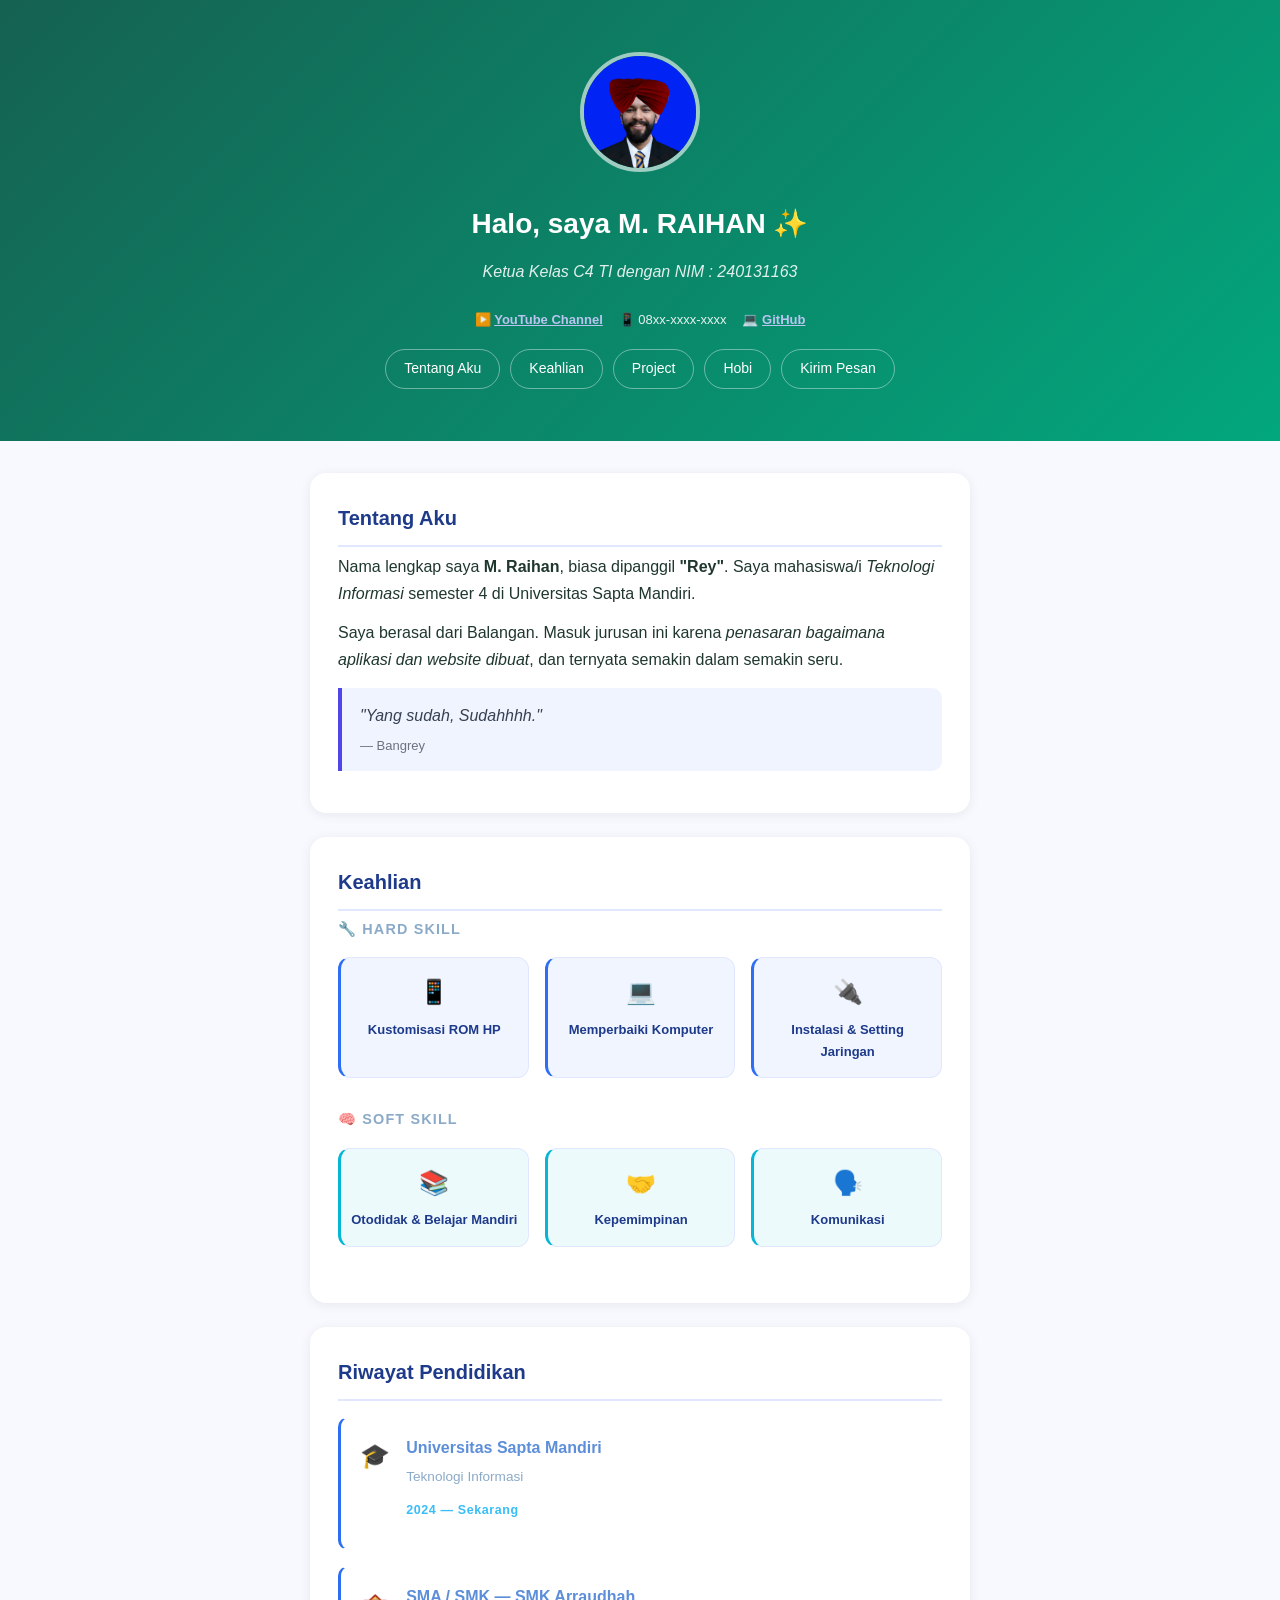
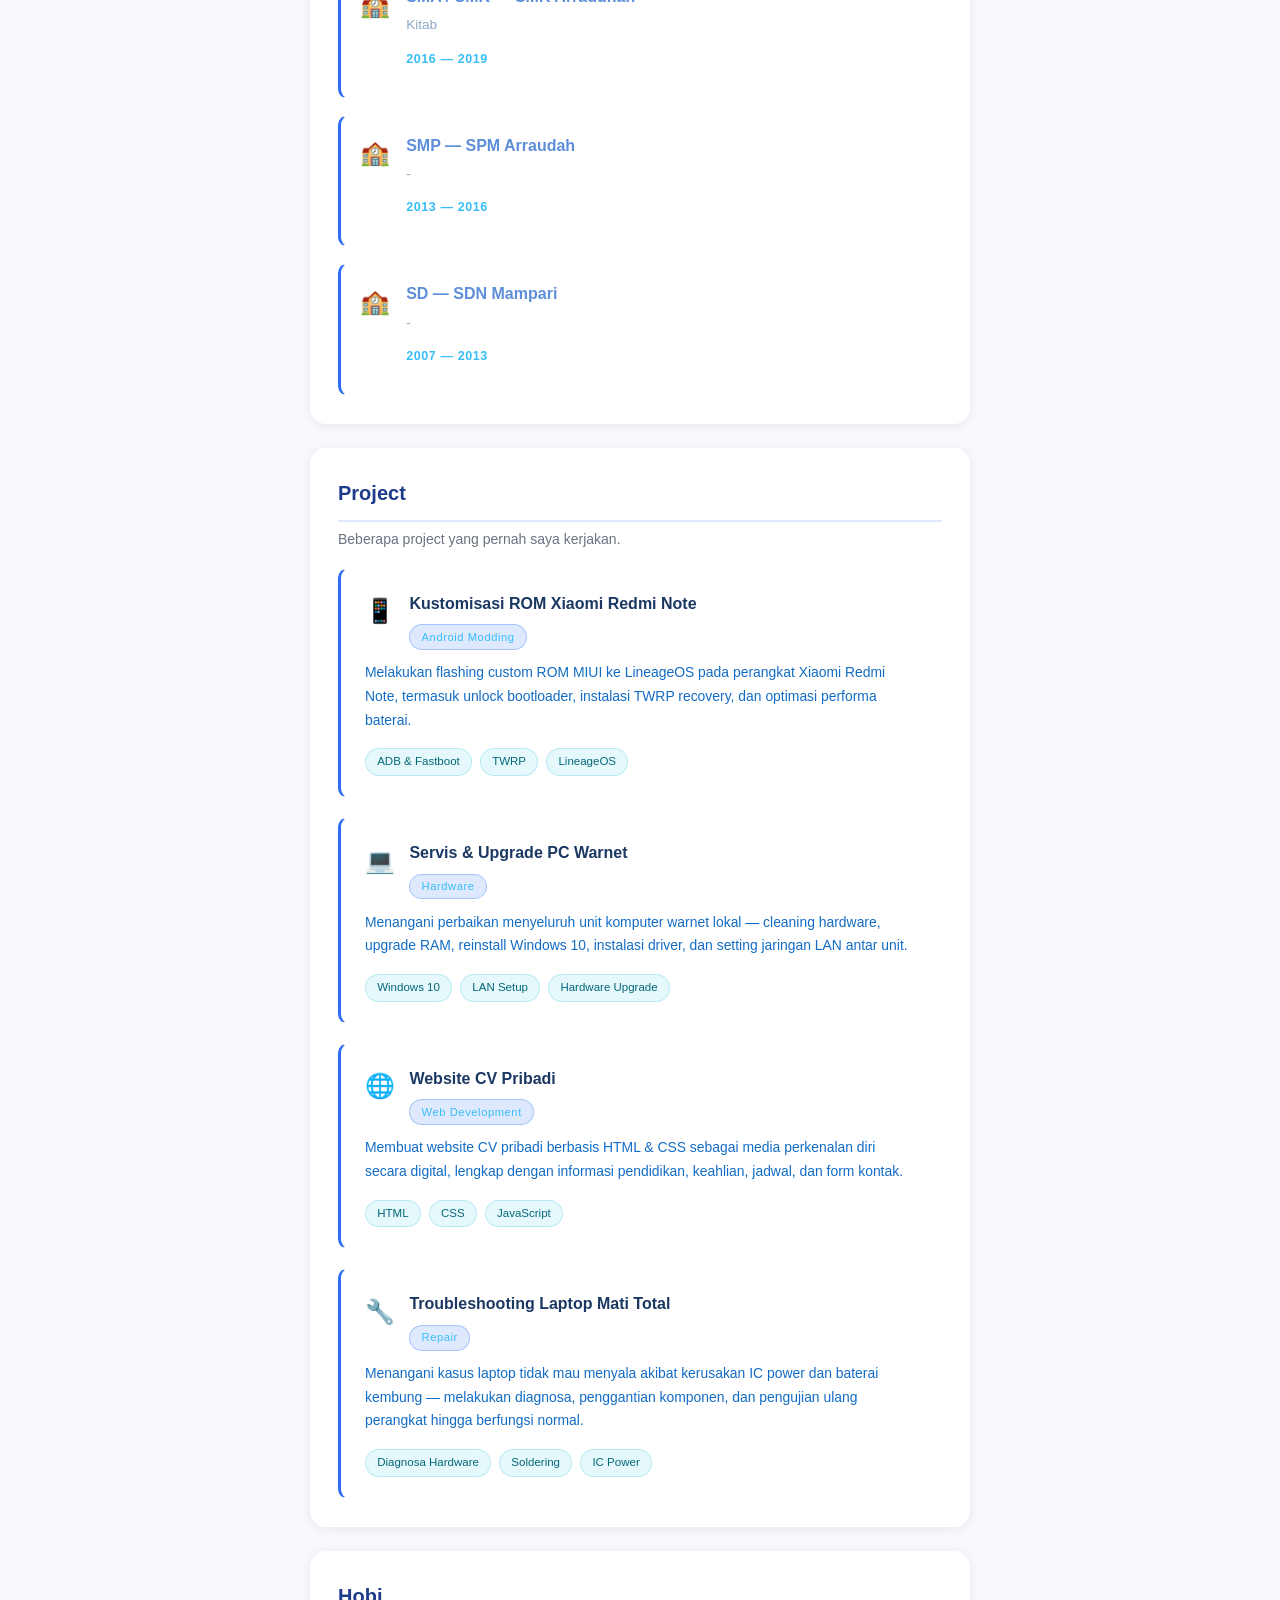
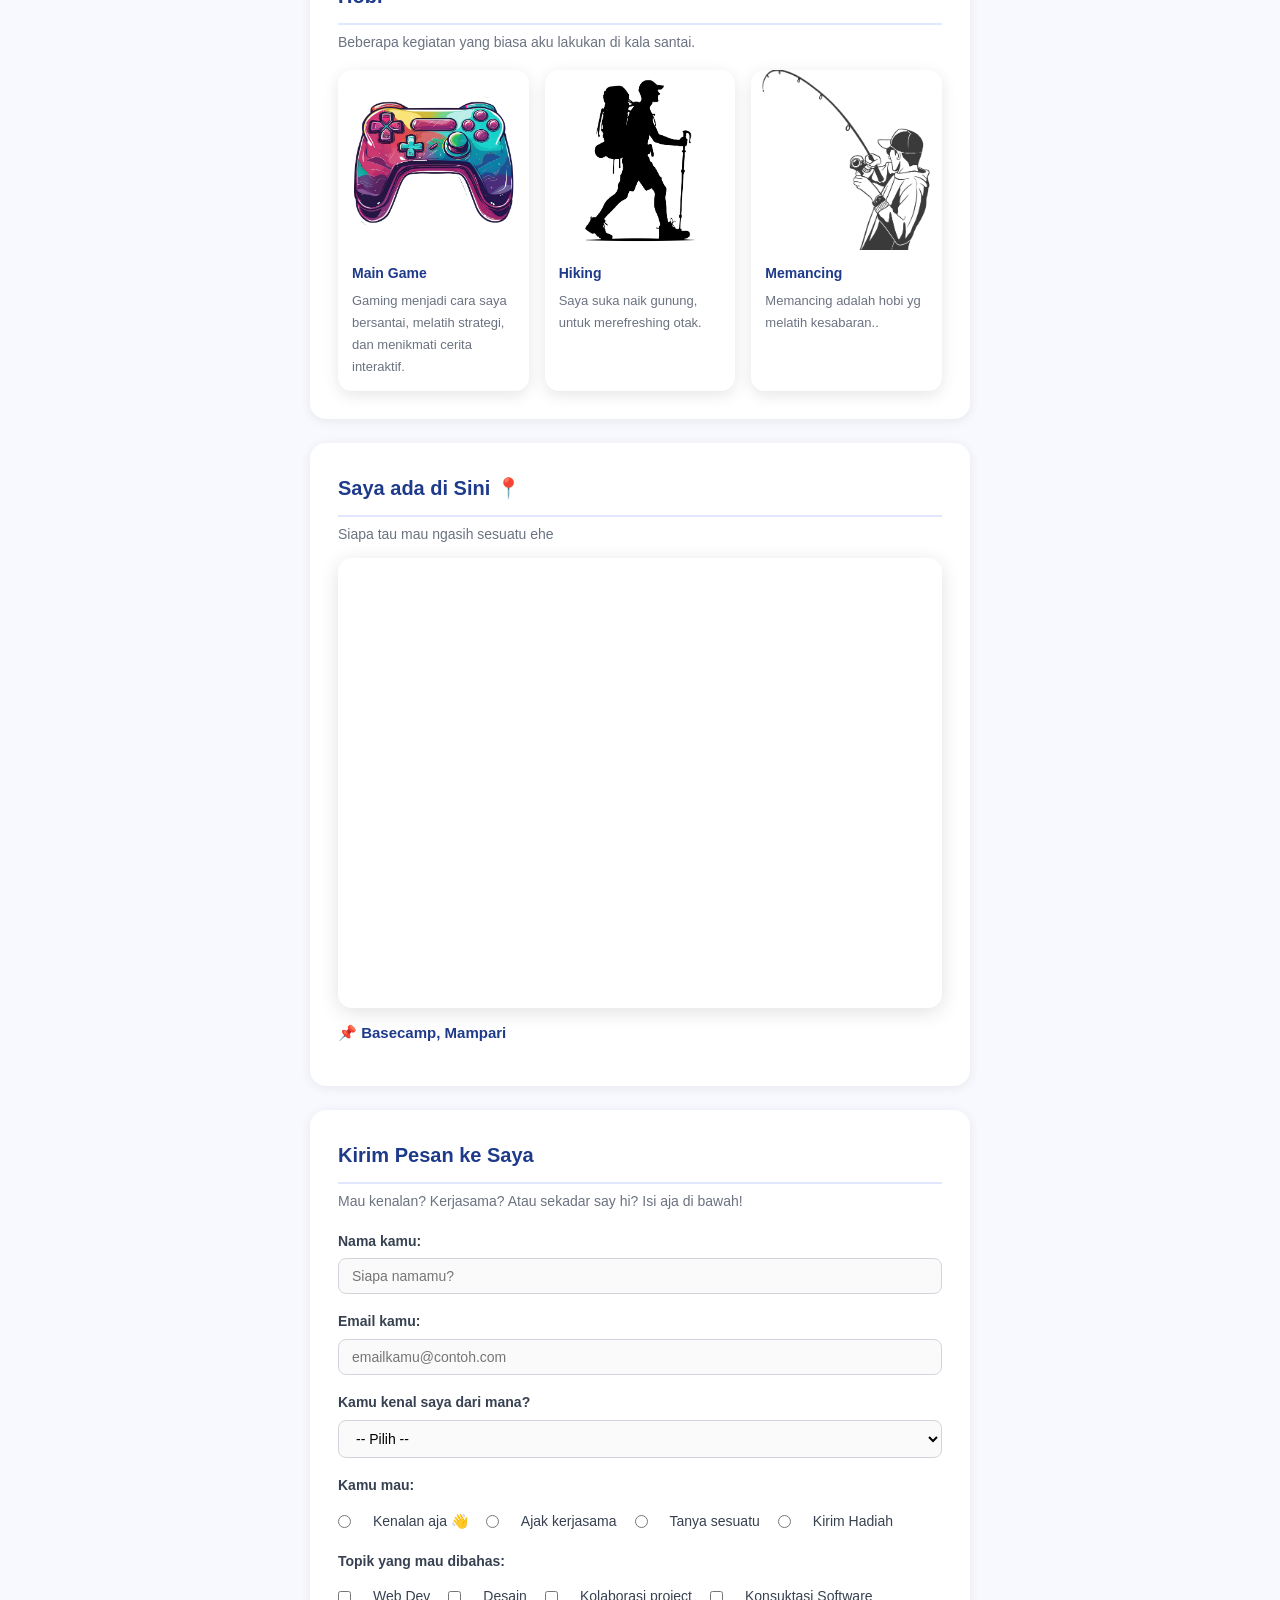
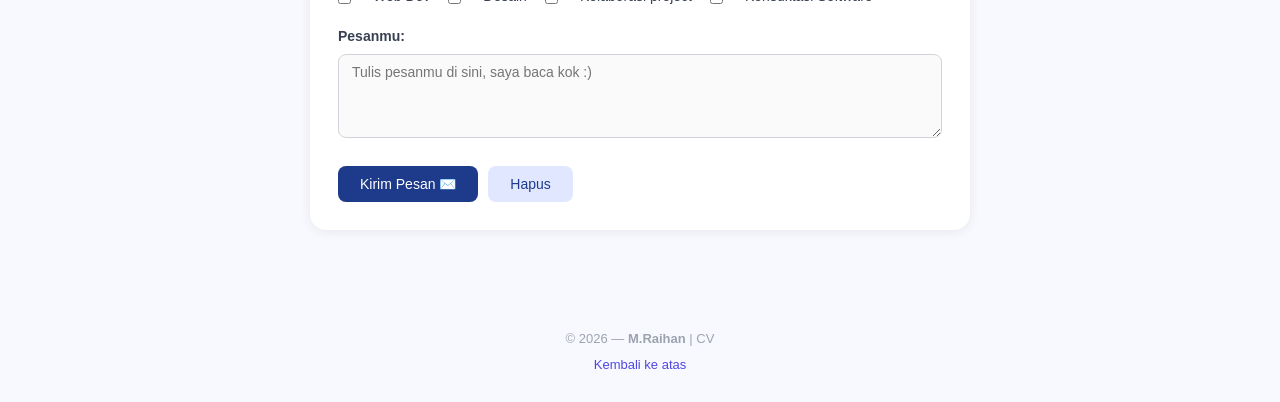
<file: index.html>
<!DOCTYPE html>
<html lang="id">
<head>
  <meta charset="UTF-8">
  <meta name="viewport" content="width=device-width, initial-scale=1.0">
  <title>CV M.RAIHAN</title>
  <link rel="stylesheet" href="style.css">
</head>
<body>

  <!-- =====================
       POPUP NOTIFIKASI
       Tersembunyi dulu, muncul setelah form dikirim
       ===================== -->
  <div id="popup" class="popup-overlay">
    <div class="popup-box">
      <div class="popup-ikon">✉️</div>
      <h3>Pesan Terkirim!</h3>
      <p>Makasih sudah menghubungi saya.<br>Nanti saya balas ya!</p>
      <button onclick="tutupPopup()">Oke, siap!</button>
    </div>
  </div>


  <!-- =====================
       HERO — Kesan pertama
       ===================== -->
  <header class="hero">
    <div class="hero-inner">

      <!-- Ganti dengan foto kamu: src="img/PP.png" -->
      <img
        src="img/gue.jpg"
        alt="Foto Profil"
        class="foto-hero">

      <h1>Halo, saya <span>M. RAIHAN</span> ✨</h1>

      <!--
        Tagline = satu kalimat yang menggambarkan kamu.
        Contoh: "Mahasiswi yang suka kopi, kucing, dan kode."
                "Introvert yang ekspresif lewat desain."
                "Pemuda desa yang mau bikin website keren."
      -->
      <p class="tagline">Ketua Kelas C4 TI dengan NIM : 240131163</p>

      <div class="kontak-cepat">
        <span>▶️ <a href="https://youtube.com/@bangrey_014?si=ZgmspmTHBQAr8A77" target="_blank">YouTube Channel</a></span>
        <span>📱 08xx-xxxx-xxxx</span>
        <span>💻 <a href="https://github.com/bangrey-14" target="_blank">GitHub</a></span>
      </div>

      <nav class="hero-nav">
        <a href="#tentang">Tentang Aku</a>
        <a href="#skills">Keahlian</a>
        <a href="#project">Project</a>
        <a href="#hobi">Hobi</a>
        <a href="#pesan">Kirim Pesan</a>
      </nav>
    </div>
  </header>


  <main class="konten">

    <!-- =====================
         TENTANG AKU
         ===================== -->
    <section class="kartu" id="tentang">
      <h2>Tentang Aku</h2>

      <p>
        Nama lengkap saya <strong>M. Raihan</strong>, biasa dipanggil
        <strong>"Rey"</strong>. Saya mahasiswa/i
        <em>Teknologi Informasi</em> semester 4 di Universitas Sapta Mandiri.
      </p>

      <p>
        Saya berasal dari Balangan. Masuk jurusan ini karena
        <em>penasaran bagaimana aplikasi dan website dibuat</em>, dan ternyata
        semakin dalam semakin seru.
      </p>

      <blockquote>
        "Yang sudah, Sudahhhh."
        <cite>— Bangrey</cite>
      </blockquote>

    </section>


    <!-- =====================
     KEAHLIAN
     ===================== -->
<section class="kartu" id="skills">
  <h2>Keahlian</h2>

  <div class="skill-kategori">
    <h3 class="skill-label">🔧 Hard Skill</h3>
    <div class="galeri-grid">
      <div class="skill-card hard">
        <span class="skill-ikon">📱</span>
        <p>Kustomisasi ROM HP</p>
      </div>
      <div class="skill-card hard">
        <span class="skill-ikon">💻</span>
        <p>Memperbaiki Komputer</p>
      </div>
      <div class="skill-card hard">
        <span class="skill-ikon">🔌</span>
        <p>Instalasi & Setting Jaringan</p>
      </div>
    </div>
  </div>

  <div class="skill-kategori">
    <h3 class="skill-label">🧠 Soft Skill</h3>
    <div class="galeri-grid">
      <div class="skill-card soft">
        <span class="skill-ikon">📚</span>
        <p>Otodidak & Belajar Mandiri</p>
      </div>
      <div class="skill-card soft">
        <span class="skill-ikon">🤝</span>
        <p>Kepemimpinan</p>
      </div>
      <div class="skill-card soft">
        <span class="skill-ikon">🗣️</span>
        <p>Komunikasi</p>
      </div>
    </div>
  </div>

</section>

    <!-- =====================
     RIWAYAT PENDIDIKAN
     ===================== -->
<section class="kartu" id="pendidikan">
  <h2>Riwayat Pendidikan</h2>

  <div class="edu-list">

    <div class="edu-item">
      <div class="edu-icon">🎓</div>
      <div class="edu-detail">
        <h3>Universitas Sapta Mandiri</h3>
        <p class="edu-jurusan">Teknologi Informasi</p>
        <p class="edu-tahun">2024 — Sekarang</p>
      </div>
    </div>

    <div class="edu-item">
      <div class="edu-icon">🏫</div>
      <div class="edu-detail">
        <h3>SMA / SMK — SMK Arraudhah</h3>
        <p class="edu-jurusan">Kitab</p>
        <p class="edu-tahun">2016 — 2019</p>
      </div>
    </div>

    <div class="edu-item">
      <div class="edu-icon">🏫</div>
      <div class="edu-detail">
        <h3>SMP — SPM Arraudah</h3>
        <p class="edu-jurusan">-</p>
        <p class="edu-tahun">2013 — 2016</p>
      </div>
    </div>

    <div class="edu-item">
      <div class="edu-icon">🏫</div>
      <div class="edu-detail">
        <h3>SD — SDN Mampari</h3>
        <p class="edu-jurusan">-</p>
        <p class="edu-tahun">2007 — 2013</p>
      </div>
    </div>

  </div>
</section>
    <!-- =====================
         JADWAL HARIAN
         (Table — colspan + rowspan)
         ===================== -->
    <!-- =====================
     PROJECT / PORTOFOLIO
     ===================== -->
<section class="kartu" id="project">
  <h2>Project</h2>
  <p class="sub">Beberapa project yang pernah saya kerjakan.</p>

  <div class="project-list">

    <div class="project-item">
      <div class="project-header">
        <span class="project-ikon">📱</span>
        <div>
          <h3>Kustomisasi ROM Xiaomi Redmi Note</h3>
          <span class="project-tag">Android Modding</span>
        </div>
      </div>
      <p>Melakukan flashing custom ROM MIUI ke LineageOS pada perangkat Xiaomi Redmi Note, termasuk unlock bootloader, instalasi TWRP recovery, dan optimasi performa baterai.</p>
      <div class="project-tech">
        <span>ADB & Fastboot</span>
        <span>TWRP</span>
        <span>LineageOS</span>
      </div>
    </div>

    <div class="project-item">
      <div class="project-header">
        <span class="project-ikon">💻</span>
        <div>
          <h3>Servis & Upgrade PC Warnet</h3>
          <span class="project-tag">Hardware</span>
        </div>
      </div>
      <p>Menangani perbaikan menyeluruh unit komputer warnet lokal — cleaning hardware, upgrade RAM, reinstall Windows 10, instalasi driver, dan setting jaringan LAN antar unit.</p>
      <div class="project-tech">
        <span>Windows 10</span>
        <span>LAN Setup</span>
        <span>Hardware Upgrade</span>
      </div>
    </div>

    <div class="project-item">
      <div class="project-header">
        <span class="project-ikon">🌐</span>
        <div>
          <h3>Website CV Pribadi</h3>
          <span class="project-tag">Web Development</span>
        </div>
      </div>
      <p>Membuat website CV pribadi berbasis HTML & CSS sebagai media perkenalan diri secara digital, lengkap dengan informasi pendidikan, keahlian, jadwal, dan form kontak.</p>
      <div class="project-tech">
        <span>HTML</span>
        <span>CSS</span>
        <span>JavaScript</span>
      </div>
    </div>

    <div class="project-item">
      <div class="project-header">
        <span class="project-ikon">🔧</span>
        <div>
          <h3>Troubleshooting Laptop Mati Total</h3>
          <span class="project-tag">Repair</span>
        </div>
      </div>
      <p>Menangani kasus laptop tidak mau menyala akibat kerusakan IC power dan baterai kembung — melakukan diagnosa, penggantian komponen, dan pengujian ulang perangkat hingga berfungsi normal.</p>
      <div class="project-tech">
        <span>Diagnosa Hardware</span>
        <span>Soldering</span>
        <span>IC Power</span>
      </div>
    </div>

  </div>
</section>

    <!-- =====================
         HOBI FAVORIT
         (CSS Grid — P6)
         ===================== -->
    <section class="kartu" id="hobi">
      <h2>Hobi</h2>
      <p class="sub">Beberapa kegiatan yang biasa aku lakukan di kala santai.</p>

      <div class="galeri-grid">

        <div class="galeri-card">
          <!--
            Cara ganti gambar hobi:
            Simpan gambar di folder img/, lalu ganti src-nya.
            Contoh: src="img/hobi_musik.jpg"
          -->
          <img
            src="img/maingame.png"
            alt="Hobi gaming">
          <div class="galeri-caption">
            <h3>Main Game</h3>
            <p>Gaming menjadi cara saya bersantai, melatih strategi, dan menikmati cerita interaktif.</p>
          </div>
        </div>

        <div class="galeri-card">
          <img
            src="img/hiking.png"
            alt="Hobi watching">
          <div class="galeri-caption">
            <h3>Hiking</h3>
            <p>Saya suka naik gunung, untuk merefreshing otak.</p>
          </div>
        </div>

        <div class="galeri-card">
          <img
            src="img/mancing.png"
            alt="Hobi reading">
          <div class="galeri-caption">
            <h3>Memancing</h3>
            <p>Memancing adalah hobi yg melatih kesabaran..</p>
          </div>
        </div>

      </div>
    </section>


    <!-- =====================
         LOKASI / GOOGLE MAPS
         ===================== -->
    <section class="kartu" id="lokasi">
      <h2>Saya ada di Sini 📍</h2>
      <p class="sub">Siapa tau mau ngasih sesuatu ehe</p>

      <!--
        CARA GANTI PETA:
        1. Buka Google Maps di browser
        2. Cari nama kota / daerah tempat tinggal kamu
        3. Klik "Share" (ikon bagikan)
        4. Pilih tab "Embed a map"
        5. Klik "COPY HTML"
        6. Ganti seluruh tag <iframe ...></iframe> di bawah ini
           dengan hasil copy-an kamu tadi
        
        CATATAN: Kalau tidak mau share lokasi spesifik, cukup
        cari nama kota aja — tidak perlu sampai alamat rumah!
      -->
      <div class="map-wrapper">
        <iframe src="https://www.google.com/maps/embed?pb=!1m17!1m12!1m3!1d3986.3875520462925!2d115.41090357501592!3d-2.376226797603135!2m3!1f0!2f0!3f0!3m2!1i1024!2i768!4f13.1!3m2!1m1!2s!5e0!3m2!1sid!2sid!4v1780113761978!5m2!1sid!2sid" width="600" height="450" style="border:0;" allowfullscreen="" loading="lazy" referrerpolicy="no-referrer-when-downgrade"></iframe>
      </div>

      <p class="lokasi-nama">📌 Basecamp, Mampari</p>
      <!-- Ganti teks di atas dengan nama kota kamu -->
    </section>



    <!-- =====================
         FORM — Kirim Pesan
         ===================== -->
    <section class="kartu" id="pesan">
      <h2>Kirim Pesan ke Saya</h2>
      <p class="sub">Mau kenalan? Kerjasama? Atau sekadar say hi? Isi aja di bawah!</p>

      <!-- onsubmit="..." → jalankan fungsi JS saat tombol Kirim diklik -->
      <form action="#" method="post" onsubmit="kirimPesan(event)">

        <label for="nama">Nama kamu:</label>
        <input type="text" id="nama" name="nama"
               placeholder="Siapa namamu?" required>

        <label for="email">Email kamu:</label>
        <input type="email" id="email" name="email"
               placeholder="emailkamu@contoh.com" required>

        <label for="kenal">Kamu kenal saya dari mana?</label>
        <select id="kenal" name="kenal">
          <option value="">-- Pilih --</option>
          <option value="kampus">Teman kampus</option>
          <option value="medsos">Media sosial</option>
          <option value="github">GitHub</option>
          <option value="lain">Lainnya</option>
        </select>

        <p class="label-group">Kamu mau:</p>
        <div class="input-group">
          <input type="radio" id="kenalan" name="tujuan" value="kenalan">
          <label for="kenalan">Kenalan aja 👋</label>
          <input type="radio" id="kerjasama" name="tujuan" value="kerjasama">
          <label for="kerjasama">Ajak kerjasama</label>
          <input type="radio" id="tanya" name="tujuan" value="tanya">
          <label for="tanya">Tanya sesuatu</label>
          <input type="radio" id="Kirim hadiah" name="tujuan" value="kirim hadiah">
          <label for="tanya">Kirim Hadiah</label>
        </div>

        <p class="label-group">Topik yang mau dibahas:</p>
        <div class="input-group">
          <input type="checkbox" id="web" name="topik" value="web">
          <label for="web">Web Dev</label>
          <input type="checkbox" id="desain" name="topik" value="desain">
          <label for="desain">Desain</label>
          <input type="checkbox" id="kolaborasi" name="topik" value="kolaborasi">
          <label for="kolaborasi">Kolaborasi project</label>
          <input type="checkbox" id="konsultasi" name="topik" value="konsultasi servis hp & komputer">
          <label for="kolaborasi">Konsuktasi Software</label>
        </div>

        <label for="pesan-isi">Pesanmu:</label>
        <textarea id="pesan-isi" name="pesan" rows="4"
                  placeholder="Tulis pesanmu di sini, saya baca kok :)"></textarea>

        <div class="tombol-area">
          <input type="submit" value="Kirim Pesan ✉️">
          <input type="reset" value="Hapus">
        </div>

      </form>
    </section>

  </main>


  <footer class="footer">
    <p>© 2026 — <strong>M.Raihan</strong> | CV</p>
    <p><a href="#">Kembali ke atas</a></p>
  </footer>



  <!-- =====================
       JAVASCRIPT
       Dua fungsi sederhana:
       kirimPesan() → tampilkan popup
       tutupPopup() → sembunyikan popup
       ===================== -->
  <script>
    function kirimPesan(event) {
      event.preventDefault();       // cegah halaman reload
      document.getElementById('popup').classList.add('aktif');
      event.target.reset();         // kosongkan form setelah kirim
    }

    function tutupPopup() {
      document.getElementById('popup').classList.remove('aktif');
    }

    // Klik di luar popup juga menutupnya
    document.getElementById('popup').addEventListener('click', function(e) {
      if (e.target === this) tutupPopup();
    });
  </script>

</body>
</html>
</file>
<file: style.css>
/* ================================
   style.css — Portfolio Pribadi
   UTS Pemrograman Web

   TIPS KUSTOMISASI:
   Ganti warna aksen kamu di sini ↓
   Warna biru   : #1e3a8a  #4f46e5
   Warna hijau  : #065f46  #059669
   Warna merah  : #7f1d1d  #dc2626
   Warna ungu   : #4c1d95  #7c3aed
   ================================ */

* {
  margin: 0;
  padding: 0;
  box-sizing: border-box;
}

body {
  font-family: Arial, sans-serif;
  background-color: #f8f9ff;
  color: #1f372f;
  line-height: 1.7;
}


/* ================================
   HERO
   ================================ */
.hero {
  background: linear-gradient(135deg, #156151, #02a77d);
  color: white;
  padding: 52px 24px;
  text-align: center;
}

.hero-inner {
  max-width: 960px;
  margin: 0 auto;
}

.foto-hero {
  width: 120px;
  height: 120px;
  border-radius: 50%;
  border: 4px solid rgba(255,255,255,0.6);
  object-fit: cover;
  margin-bottom: 20px;
}

.hero h1 {
  font-size: 28px;
  margin-bottom: 10px;
}

/* Nama kamu akan punya garis bawah kuning */
.nama-highlight {
  text-decoration: underline;
  text-decoration-color: #fbbf24;
  text-underline-offset: 4px;
}

.tagline {
  font-size: 16px;
  opacity: 0.88;
  margin-bottom: 24px;
  font-style: italic;
}

.hero-nav {
  display: flex;
  justify-content: center;
  gap: 10px;
  flex-wrap: wrap;
}

.hero-nav a {
  color: white;
  text-decoration: none;
  padding: 7px 18px;
  border: 1px solid rgba(255,255,255,0.4);
  border-radius: 999px;
  font-size: 14px;
  transition: background 0.2s;
}

.hero-nav a:hover {
  background: rgba(255,255,255,0.18);
}


/* ================================
   KONTEN UTAMA
   ================================ */
.konten {
  max-width: 700px;
  margin: 0 auto;
  padding: 32px 20px 48px;
}


/* ================================
   KARTU (tiap section)
   ================================ */
.kartu {
  background: white;
  border-radius: 16px;
  padding: 28px;
  margin-bottom: 24px;
  box-shadow: 0 2px 12px rgba(0,0,0,0.07);
}

.kartu h2 {
  font-size: 20px;
  color: #1e3a8a;
  margin-bottom: 6px;
  padding-bottom: 10px;
  border-bottom: 2px solid #e0e7ff;
}

/* Teks kecil di bawah judul section */
.sub {
  font-size: 14px;
  color: #6b7280;
  margin-bottom: 14px;
}

.kartu p {
  margin-bottom: 12px;
}

.kartu ul {
  padding-left: 22px;
  margin-bottom: 12px;
}

.kartu ul li {
  margin-bottom: 6px;
}

.kartu a {
  color: #4f46e5;
  font-weight: bold;
}

blockquote {
  background: #f0f4ff;
  border-left: 4px solid #4f46e5;
  padding: 14px 18px;
  border-radius: 0 10px 10px 0;
  margin: 14px 0;
  font-style: italic;
  color: #374151;
}

blockquote cite {
  display: block;
  margin-top: 6px;
  font-size: 13px;
  color: #6b7280;
  font-style: normal;
}


/* ================================
   TABEL
   ================================ */
table {
  width: 100%;
  border-collapse: collapse;
  margin-top: 12px;
  font-size: 14px;
}

th {
  background-color: #1e3a8a;
  color: white;
  padding: 10px 14px;
  text-align: left;
}

td {
  padding: 10px 14px;
  border-bottom: 1px solid #e5e7eb;
}

/* Baris genap — beda warna sedikit */
tbody tr:nth-child(even) td {
  background-color: #f0f4ff;
}

tbody tr:hover td {
  background-color: #e0e7ff;
}


/* ================================
   IFRAME
   ================================ */
iframe {
  display: block;
  border-radius: 12px;
  margin-top: 8px;
  box-shadow: 0 4px 16px rgba(0,0,0,0.10);
}

.map-wrapper {
  border-radius: 14px;
  overflow: hidden;
  margin-top: 12px;
  box-shadow: 0 4px 20px rgba(0,0,0,0.12);
}

/* Reset iframe style khusus di dalam map-wrapper */
.map-wrapper iframe {
  display: block;
  border-radius: 0;
  margin: 0;
  box-shadow: none;
}

.lokasi-nama {
  margin-top: 12px;
  font-weight: bold;
  color: #1e3a8a;
  font-size: 15px;
}


/* ================================
   FORM
   ================================ */
form {
  margin-top: 8px;
}

form label {
  display: block;
  font-weight: bold;
  font-size: 14px;
  margin-top: 16px;
  margin-bottom: 5px;
  color: #374151;
}

form input[type="text"],
form input[type="email"],
form select,
form textarea {
  width: 100%;
  padding: 9px 13px;
  border: 1px solid #d1d5db;
  border-radius: 8px;
  font-size: 14px;
  font-family: Arial, sans-serif;
  background: #fafafa;
  transition: border-color 0.2s;
}

form input:focus,
form select:focus,
form textarea:focus {
  outline: none;
  border-color: #4f46e5;
}

/* Label untuk radio & checkbox group */
.label-group {
  font-weight: bold;
  font-size: 14px;
  color: #374151;
  margin-top: 16px;
  margin-bottom: 8px;
}

.input-group {
  display: flex;
  gap: 18px;
  flex-wrap: wrap;
  align-items: center;
  margin-bottom: 4px;
}

.input-group input[type="radio"],
.input-group input[type="checkbox"] {
  width: auto;
  margin-right: 4px;
  cursor: pointer;
}

.input-group label {
  font-weight: normal;
  margin: 0;
  cursor: pointer;
}

.tombol-area {
  margin-top: 20px;
  display: flex;
  gap: 10px;
}

form input[type="submit"] {
  background-color: #1e3a8a;
  color: white;
  padding: 10px 22px;
  border: none;
  border-radius: 8px;
  font-size: 14px;
  cursor: pointer;
  transition: opacity 0.2s;
}

form input[type="reset"] {
  background-color: #e0e7ff;
  color: #1e3a8a;
  padding: 10px 22px;
  border: none;
  border-radius: 8px;
  font-size: 14px;
  cursor: pointer;
  transition: opacity 0.2s;
}

form input[type="submit"]:hover,
form input[type="reset"]:hover {
  opacity: 0.80;
}


/* ================================
   FOOTER
   ================================ */
.footer {
  text-align: center;
  padding: 24px;
  color: #9ca3af;
  font-size: 13px;
  line-height: 2;
}

.footer a {
  color: #4f46e5;
  text-decoration: none;
}


/* ================================
   POPUP NOTIFIKASI
   ================================ */

/* Layer gelap di belakang popup */
.popup-overlay {
  display: none;                  /* tersembunyi secara default */
  position: fixed;                /* menempel di layar, tidak ikut scroll */
  top: 0; left: 0;
  width: 100%; height: 100%;
  background: rgba(0, 0, 0, 0.45);
  z-index: 999;
  justify-content: center;
  align-items: center;
}

/* Saat class "aktif" ditambahkan JS, popup muncul */
.popup-overlay.aktif {
  display: flex;
}

/* Kotak popup-nya sendiri */
.popup-box {
  background: white;
  border-radius: 20px;
  padding: 40px 36px;
  text-align: center;
  max-width: 340px;
  width: 90%;
  box-shadow: 0 20px 60px rgba(0,0,0,0.2);
  animation: munculPopup 0.3s ease;
}

/* Animasi muncul dari bawah */
@keyframes munculPopup {
  from { transform: translateY(30px); opacity: 0; }
  to   { transform: translateY(0);    opacity: 1; }
}

.popup-ikon {
  font-size: 48px;
  margin-bottom: 14px;
}

.popup-box h3 {
  font-size: 20px;
  color: #1e3a8a;
  margin-bottom: 8px;
}

.popup-box p {
  color: #6b7280;
  font-size: 15px;
  margin-bottom: 24px;
}

.popup-box button {
  background: #1e3a8a;
  color: white;
  border: none;
  padding: 11px 32px;
  border-radius: 8px;
  font-size: 15px;
  cursor: pointer;
  transition: opacity 0.2s;
}

.popup-box button:hover {
  opacity: 0.82;
}


/* ================================
   GALERI FOTO
   ================================ */
.galeri-grid {
  display: grid;
  grid-template-columns: repeat(3, 1fr);
  gap: 16px;
  margin-top: 16px;
}

.galeri-card {
  border-radius: 14px;
  overflow: hidden;
  box-shadow: 0 4px 16px rgba(0,0,0,0.10);
  transition: transform 0.2s, box-shadow 0.2s;
  background: white;
}

.galeri-card:hover {
  transform: translateY(-5px);
  box-shadow: 0 14px 28px rgba(0,0,0,0.15);
}

.galeri-card img {
  width: 100%;
  height: 180px;
  object-fit: cover;
  display: block;
}

.galeri-caption {
  padding: 12px 14px;
}

.galeri-caption h3 {
  font-size: 14px;
  color: #1e3a8a;
  margin-bottom: 4px;
}

.galeri-caption p {
  font-size: 13px;
  color: #6b7280;
  margin: 0;
}


/* ================================
   MOBILE — layar <= 600px
   ================================ */
.table-scroll { overflow-x: auto; }

@media (max-width: 600px) {
  .hero { padding: 36px 16px; }
  .hero h1 { font-size: 22px; }
  .tagline { font-size: 14px; }
  .hero-nav a { padding: 6px 13px; font-size: 13px; }

  .kartu { padding: 20px 16px; }

  .galeri-grid { grid-template-columns: 1fr; }

  .tombol-area { flex-direction: column; }
  .tombol-area input { width: 100%; text-align: center; }

  .input-group { gap: 12px; }
}


/* ================================
   CV-SPECIFIC CLASSES
   (tambahan untuk cv.html —
   tidak mengganggu portfolio)
   ================================ */

/* Baris kontak cepat di header CV */
.kontak-cepat {
  display: flex;
  flex-wrap: wrap;
  justify-content: center;
  gap: 16px;
  font-size: 13px;
  opacity: 0.90;
  margin-bottom: 18px;
}

.kontak-cepat a {
  color: #ccf;
  font-weight: bold;
}

/* Skill card (dipakai di keahlian CV) */
.skill-card {
  background: rgba(255,255,255,0.08);
  border: 1px solid rgba(255,255,255,0.15);
  border-radius: 12px;
  padding: 14px 10px;
  text-align: center;
}

/* Kalau skill-card di dalam .kartu (bukan hero) */
.kartu .skill-card {
  background: #f0f4ff;
  border: 1px solid #e0e7ff;
}

.skill-ikon {
  display: block;
  font-size: 24px;
  margin-bottom: 6px;
}

.skill-card p {
  font-size: 13px;
  font-weight: bold;
  color: #1e3a8a;
  margin: 0;
}

/* Tag teknologi di project card */
.tag-group {
  display: flex;
  flex-wrap: wrap;
  gap: 4px;
  margin-top: 6px;
}

.tag {
  display: inline-block;
  background: #e0e7ff;
  color: #1e3a8a;
  font-size: 11px;
  font-weight: bold;
  padding: 2px 8px;
  border-radius: 999px;
}

/* Timeline pengalaman/organisasi */
.list-pengalaman {
  list-style: none;
  padding: 0;
  margin-top: 8px;
}

.list-pengalaman li {
  padding: 12px 0 12px 20px;
  border-left: 3px solid #e0e7ff;
  margin-bottom: 14px;
  position: relative;
}

.list-pengalaman li::before {
  content: '';
  position: absolute;
  left: -7px;
  top: 16px;
  width: 12px;
  height: 12px;
  background: #4f46e5;
  border-radius: 50%;
  border: 2px solid white;
}

.list-pengalaman li strong { color: #1e3a8a; }

.list-pengalaman li p {
  font-size: 13px;
  color: #6b7280;
  margin-top: 4px;
  margin-bottom: 0;
}

/* Badge tahun di pengalaman */
.tahun-badge {
  display: inline-block;
  background: #e0e7ff;
  color: #4f46e5;
  font-size: 11px;
  font-weight: bold;
  padding: 2px 8px;
  border-radius: 999px;
  margin-left: 6px;
  vertical-align: middle;
}

/* ── RIWAYAT PENDIDIKAN ── */
.edu-list {
  display: flex;
  flex-direction: column;
  gap: 1rem;
  margin-top: 1rem;
}

.edu-item {
  display: flex;
  align-items: flex-start;
  gap: 1rem;
  padding: 1rem 1.2rem;
  background: rgba(255,255,255,0.03);
  border: 1px solid rgba(255,255,255,0.08);
  border-radius: 10px;
  border-left: 3px solid #2d6ef5;
  transition: border-color 0.3s;
}

.edu-item:hover {
  border-left-color: #38bdf8;
}

.edu-icon {
  font-size: 1.5rem;
  flex-shrink: 0;
  margin-top: 0.1rem;
}

.edu-detail h3 {
  font-size: 1rem;
  font-weight: 700;
  color: #5d8ed9;
  margin-bottom: 0.2rem;
}

.edu-jurusan {
  font-size: 0.85rem;
  color: #8baac8;
  margin-bottom: 0.2rem;
}

.edu-tahun {
  font-size: 0.78rem;
  color: #38bdf8;
  font-weight: 600;
  letter-spacing: 0.05em;
}

/* ── HARD & SOFT SKILL ── */
.skill-kategori {
  margin-bottom: 1.8rem;
}

.skill-label {
  font-size: 0.9rem;
  font-weight: 700;
  text-transform: uppercase;
  letter-spacing: 0.08em;
  margin-bottom: 1rem;
  color: #8baac8;
}

.skill-card.hard {
  border-left: 3px solid #2d6ef5;
  background: rgba(45, 110, 245, 0.07);
}

.skill-card.soft {
  border-left: 3px solid #06b6d4;
  background: rgba(6, 182, 212, 0.07);
}

/* ── PROJECT LIST ── */
.project-list {
  display: flex;
  flex-direction: column;
  gap: 1.2rem;
  margin-top: 1rem;
}

.project-item {
  padding: 1.3rem 1.5rem;
  background: rgba(255,255,255,0.03);
  border: 1px solid rgba(255,255,255,0.08);
  border-left: 3px solid #2d6ef5;
  border-radius: 10px;
  transition: border-color 0.3s, transform 0.2s;
}

.project-item:hover {
  border-left-color: #38bdf8;
  transform: translateX(4px);
}

.project-header {
  display: flex;
  align-items: flex-start;
  gap: 0.9rem;
  margin-bottom: 0.7rem;
}

.project-ikon {
  font-size: 1.5rem;
  flex-shrink: 0;
  margin-top: 0.1rem;
}

.project-header h3 {
  font-size: 1rem;
  font-weight: 700;
  color: #1b3863;
  margin-bottom: 0.3rem;
}

.project-tag {
  display: inline-block;
  background: rgba(45, 110, 245, 0.15);
  border: 1px solid rgba(45, 110, 245, 0.3);
  border-radius: 50px;
  padding: 0.15rem 0.7rem;
  font-size: 0.7rem;
  color: #38bdf8;
  letter-spacing: 0.05em;
}

.project-item > p {
  font-size: 0.87rem;
  color: #126cc5;
  line-height: 1.7;
  margin-bottom: 1rem;
}

.project-tech {
  display: flex;
  flex-wrap: wrap;
  gap: 0.5rem;
}

.project-tech span {
  background: rgba(6, 182, 212, 0.1);
  border: 1px solid rgba(6, 182, 212, 0.2);
  border-radius: 50px;
  padding: 0.2rem 0.7rem;
  font-size: 0.72rem;
  color: #056879;
  font-weight: 500;
}
</file>
